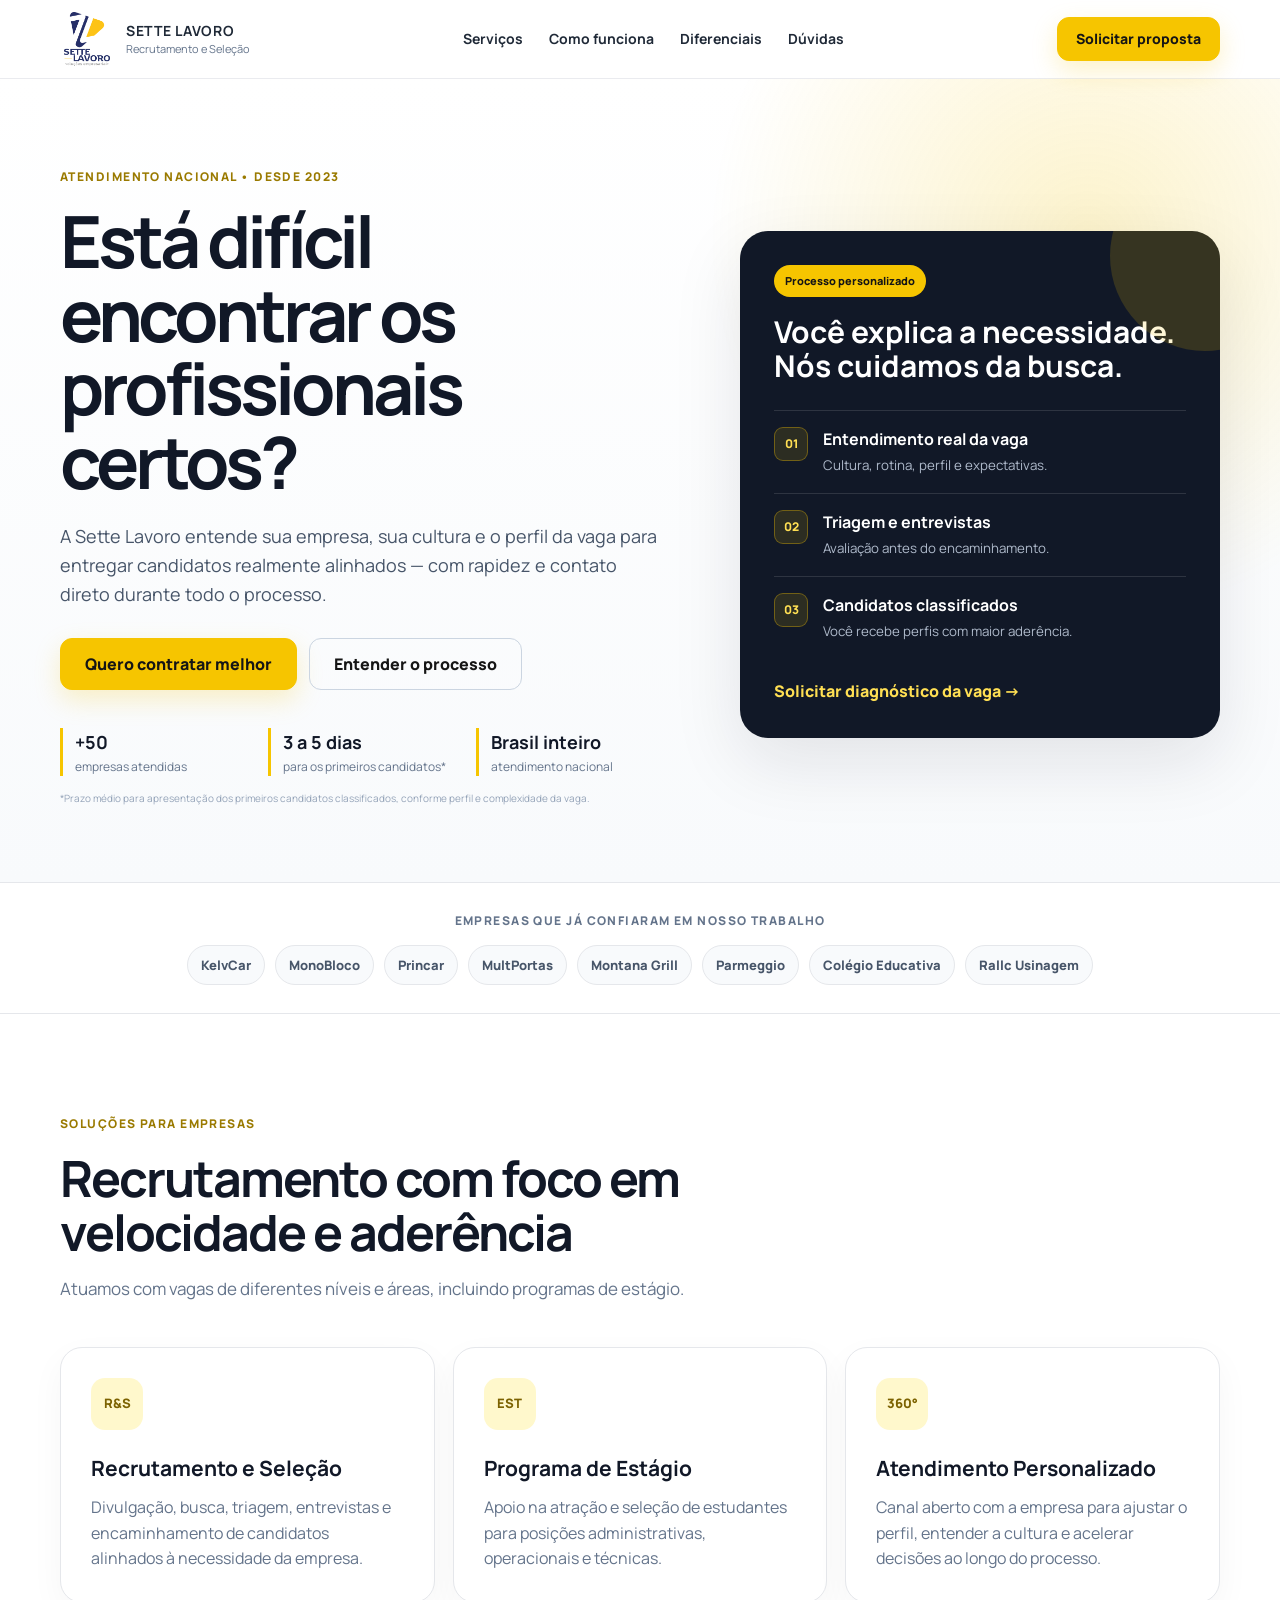
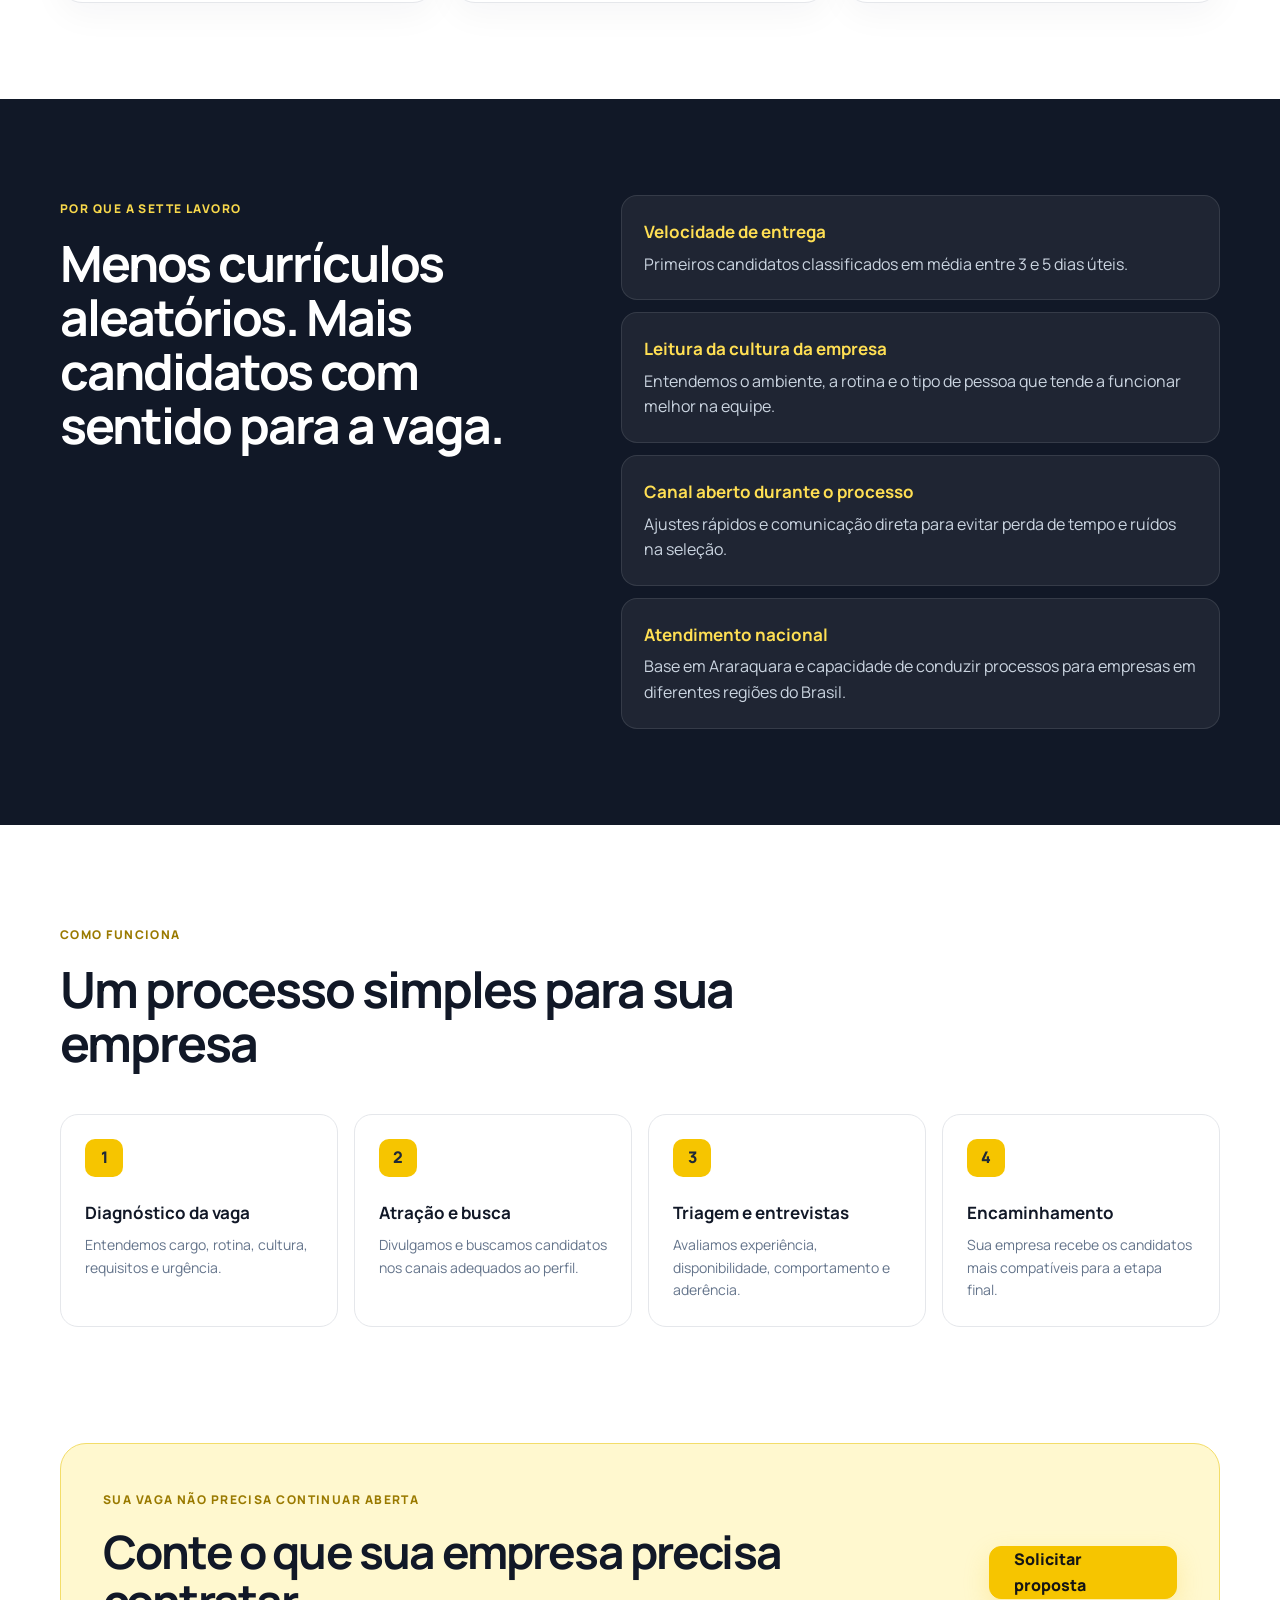
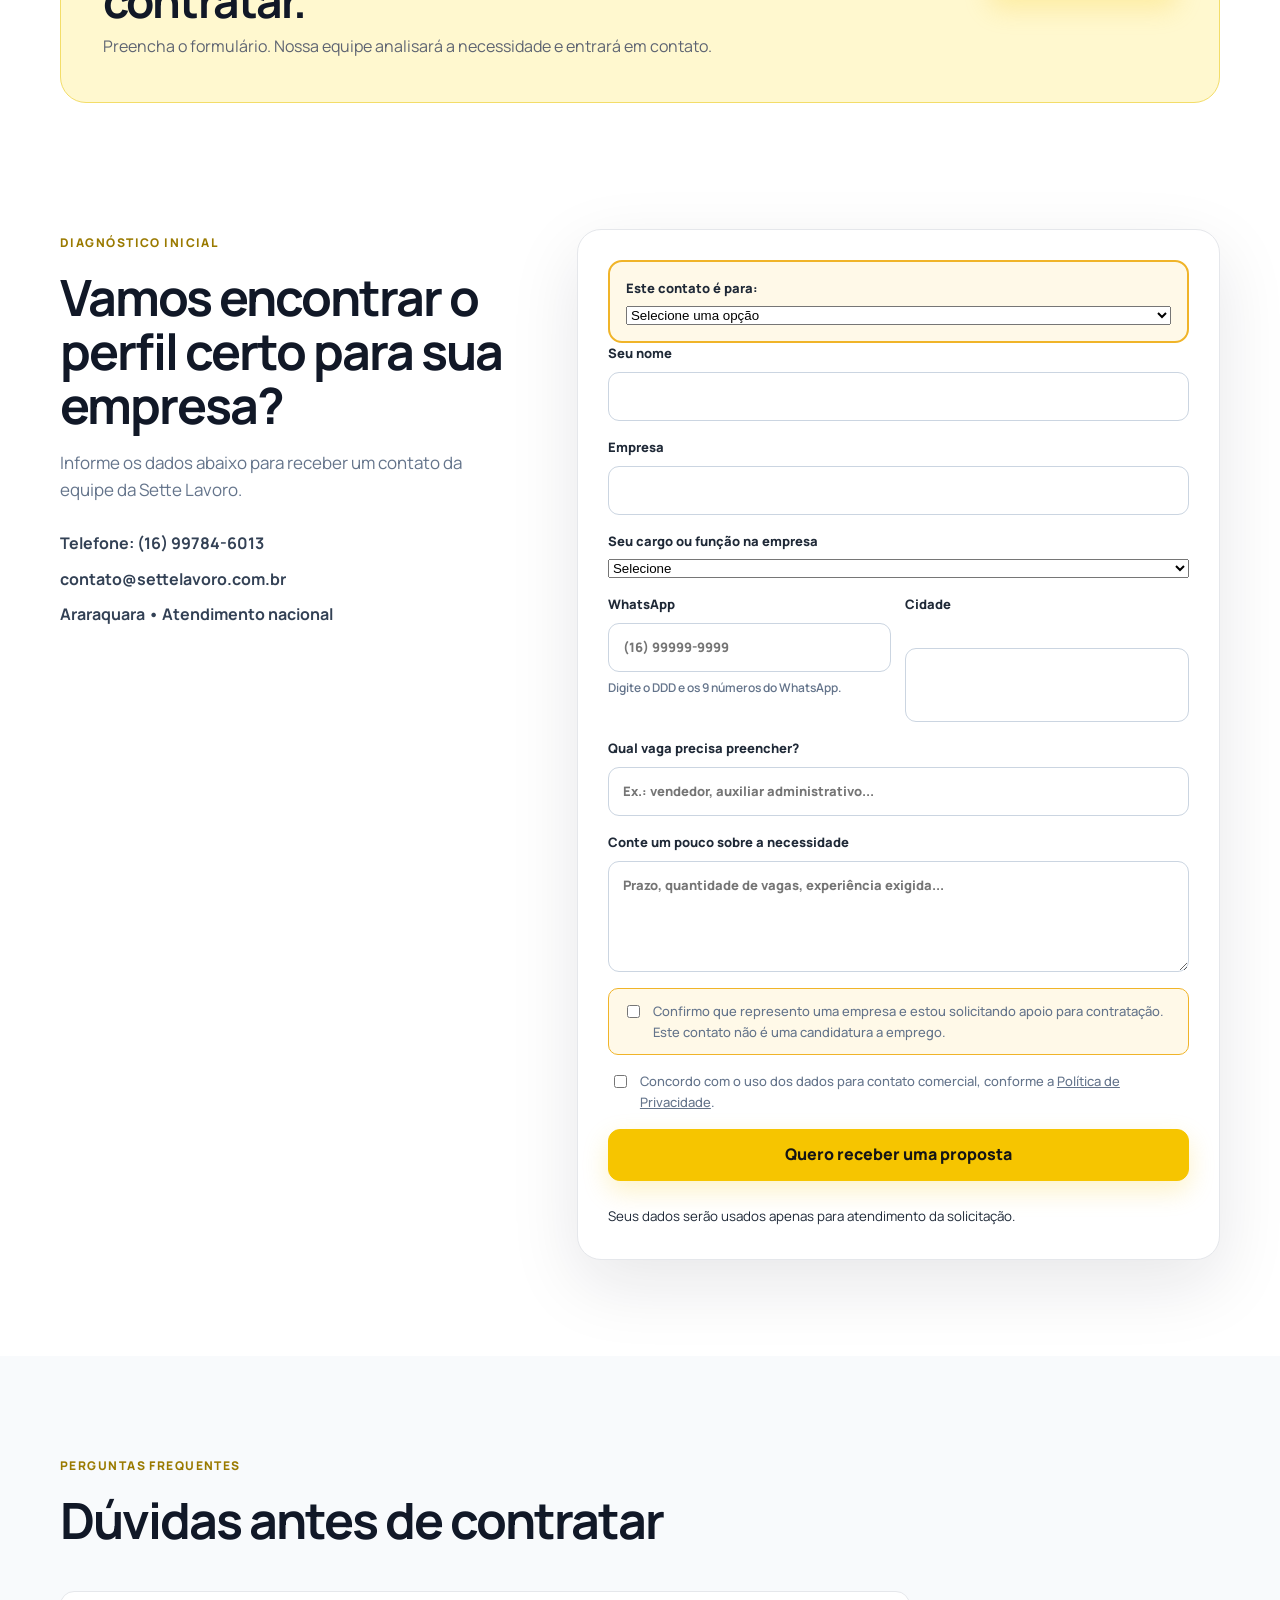
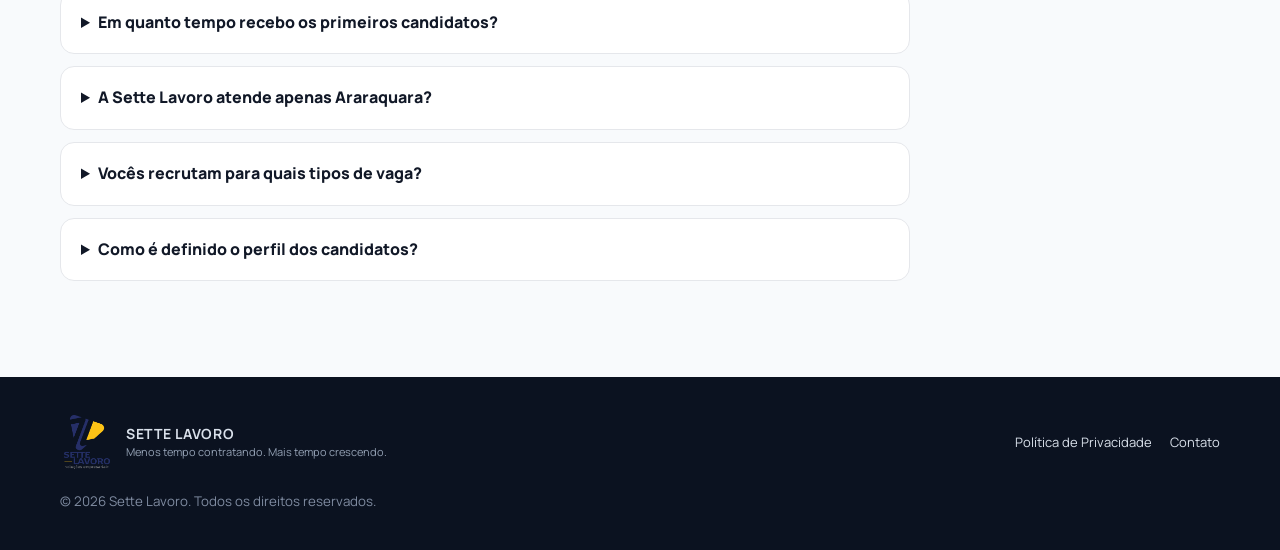
<file: index.html>
<!DOCTYPE html>
<html lang="pt-BR">
<head>
  <!-- Google Tag Manager -->
  <script>
    (function(w,d,s,l,i){
      w[l]=w[l]||[];
      w[l].push({'gtm.start': new Date().getTime(), event:'gtm.js'});
      var f=d.getElementsByTagName(s)[0],
          j=d.createElement(s),
          dl=l!='dataLayer'?'&l='+l:'';
      j.async=true;
      j.src='https://www.googletagmanager.com/gtm.js?id='+i+dl;
      f.parentNode.insertBefore(j,f);
    })(window,document,'script','dataLayer','GTM-NXM9KZRV');
  </script>
  <!-- End Google Tag Manager -->
  <meta charset="UTF-8">
  <meta name="viewport" content="width=device-width, initial-scale=1.0">
  <title>Sette Lavoro | Recrutamento e Seleção para Empresas</title>
  <meta name="description" content="Recrutamento e seleção com agilidade, atendimento próximo e candidatos alinhados à cultura da sua empresa. Atendimento nacional.">
  <meta name="robots" content="index,follow">
  <meta property="og:title" content="Sette Lavoro | Recrutamento e Seleção">
  <meta property="og:description" content="Menos tempo contratando. Mais tempo crescendo.">
  <meta property="og:type" content="website">
  <meta name="theme-color" content="#111827">
  <link rel="preconnect" href="https://fonts.googleapis.com">
  <link rel="preconnect" href="https://fonts.gstatic.com" crossorigin>
  <link href="https://fonts.googleapis.com/css2?family=Manrope:wght@400;500;600;700;800&display=swap" rel="stylesheet">
  <link rel="icon" href="assets/logo-sette-lavoro.png">
  <link rel="stylesheet" href="styles.css">
</head>
<body>
  <!-- Google Tag Manager (noscript) -->
  <noscript>
    <iframe src="https://www.googletagmanager.com/ns.html?id=GTM-NXM9KZRV"
            height="0" width="0"
            style="display:none;visibility:hidden"></iframe>
  </noscript>
  <!-- End Google Tag Manager (noscript) -->
  <a class="skip-link" href="#conteudo">Ir para o conteúdo</a>

  <header class="header">
    <div class="container nav-wrap">
      <a class="brand" href="#inicio" aria-label="Sette Lavoro">
        <img src="assets/logo-sette-lavoro.png" alt="Logo Sette Lavoro">
        <span>
          <strong>SETTE LAVORO</strong>
          <small>Recrutamento e Seleção</small>
        </span>
      </a>

      <nav class="nav" aria-label="Navegação principal">
        <a href="#servicos">Serviços</a>
        <a href="#como-funciona">Como funciona</a>
        <a href="#diferenciais">Diferenciais</a>
        <a href="#faq">Dúvidas</a>
      </nav>

      <a class="btn btn-small" href="#formulario">Solicitar proposta</a>
    </div>
  </header>

  <main id="conteudo">
    <section class="hero" id="inicio">
      <div class="container hero-grid">
        <div class="hero-copy reveal">
          <span class="eyebrow">Atendimento nacional • Desde 2023</span>
          <h1>Está difícil encontrar os profissionais certos?</h1>
          <p>
            A Sette Lavoro entende sua empresa, sua cultura e o perfil da vaga para
            entregar candidatos realmente alinhados — com rapidez e contato direto
            durante todo o processo.
          </p>

          <div class="hero-actions">
            <a class="btn" href="#formulario">Quero contratar melhor</a>
            <a class="btn btn-ghost" href="#como-funciona">Entender o processo</a>
          </div>

          <div class="hero-proof">
            <div><strong>+50</strong><span>empresas atendidas</span></div>
            <div><strong>3 a 5 dias</strong><span>para os primeiros candidatos*</span></div>
            <div><strong>Brasil inteiro</strong><span>atendimento nacional</span></div>
          </div>
          <small class="disclaimer">*Prazo médio para apresentação dos primeiros candidatos classificados, conforme perfil e complexidade da vaga.</small>
        </div>

        <div class="hero-panel reveal">
          <div class="panel-tag">Processo personalizado</div>
          <h2>Você explica a necessidade. Nós cuidamos da busca.</h2>

          <div class="process-card">
            <span>01</span>
            <div><strong>Entendimento real da vaga</strong><small>Cultura, rotina, perfil e expectativas.</small></div>
          </div>
          <div class="process-card">
            <span>02</span>
            <div><strong>Triagem e entrevistas</strong><small>Avaliação antes do encaminhamento.</small></div>
          </div>
          <div class="process-card">
            <span>03</span>
            <div><strong>Candidatos classificados</strong><small>Você recebe perfis com maior aderência.</small></div>
          </div>

          <a href="#formulario" class="panel-link">Solicitar diagnóstico da vaga →</a>
        </div>
      </div>
    </section>

    <section class="trust">
      <div class="container">
        <p>Empresas que já confiaram em nosso trabalho</p>
        <div class="client-strip" aria-label="Clientes atendidos">
          <span>KelvCar</span>
          <span>MonoBloco</span>
          <span>Princar</span>
          <span>MultPortas</span>
          <span>Montana Grill</span>
          <span>Parmeggio</span>
          <span>Colégio Educativa</span>
          <span>Rallc Usinagem</span>
        </div>
      </div>
    </section>

    <section class="section" id="servicos">
      <div class="container">
        <div class="section-heading reveal">
          <span class="eyebrow">Soluções para empresas</span>
          <h2>Recrutamento com foco em velocidade e aderência</h2>
          <p>Atuamos com vagas de diferentes níveis e áreas, incluindo programas de estágio.</p>
        </div>

        <div class="cards">
          <article class="card reveal">
            <div class="icon">R&S</div>
            <h3>Recrutamento e Seleção</h3>
            <p>Divulgação, busca, triagem, entrevistas e encaminhamento de candidatos alinhados à necessidade da empresa.</p>
          </article>

          <article class="card reveal">
            <div class="icon">EST</div>
            <h3>Programa de Estágio</h3>
            <p>Apoio na atração e seleção de estudantes para posições administrativas, operacionais e técnicas.</p>
          </article>

          <article class="card reveal">
            <div class="icon">360°</div>
            <h3>Atendimento Personalizado</h3>
            <p>Canal aberto com a empresa para ajustar o perfil, entender a cultura e acelerar decisões ao longo do processo.</p>
          </article>
        </div>
      </div>
    </section>

    <section class="section section-dark" id="diferenciais">
      <div class="container split">
        <div class="reveal">
          <span class="eyebrow eyebrow-light">Por que a Sette Lavoro</span>
          <h2>Menos currículos aleatórios. Mais candidatos com sentido para a vaga.</h2>
        </div>

        <div class="benefits">
          <div class="benefit reveal">
            <strong>Velocidade de entrega</strong>
            <p>Primeiros candidatos classificados em média entre 3 e 5 dias úteis.</p>
          </div>
          <div class="benefit reveal">
            <strong>Leitura da cultura da empresa</strong>
            <p>Entendemos o ambiente, a rotina e o tipo de pessoa que tende a funcionar melhor na equipe.</p>
          </div>
          <div class="benefit reveal">
            <strong>Canal aberto durante o processo</strong>
            <p>Ajustes rápidos e comunicação direta para evitar perda de tempo e ruídos na seleção.</p>
          </div>
          <div class="benefit reveal">
            <strong>Atendimento nacional</strong>
            <p>Base em Araraquara e capacidade de conduzir processos para empresas em diferentes regiões do Brasil.</p>
          </div>
        </div>
      </div>
    </section>

    <section class="section" id="como-funciona">
      <div class="container">
        <div class="section-heading reveal">
          <span class="eyebrow">Como funciona</span>
          <h2>Um processo simples para sua empresa</h2>
        </div>

        <ol class="timeline">
          <li class="reveal"><span>1</span><div><strong>Diagnóstico da vaga</strong><p>Entendemos cargo, rotina, cultura, requisitos e urgência.</p></div></li>
          <li class="reveal"><span>2</span><div><strong>Atração e busca</strong><p>Divulgamos e buscamos candidatos nos canais adequados ao perfil.</p></div></li>
          <li class="reveal"><span>3</span><div><strong>Triagem e entrevistas</strong><p>Avaliamos experiência, disponibilidade, comportamento e aderência.</p></div></li>
          <li class="reveal"><span>4</span><div><strong>Encaminhamento</strong><p>Sua empresa recebe os candidatos mais compatíveis para a etapa final.</p></div></li>
        </ol>
      </div>
    </section>

    <section class="cta-section">
      <div class="container cta-box reveal">
        <div>
          <span class="eyebrow">Sua vaga não precisa continuar aberta</span>
          <h2>Conte o que sua empresa precisa contratar.</h2>
          <p>Preencha o formulário. Nossa equipe analisará a necessidade e entrará em contato.</p>
        </div>
        <a class="btn" href="#formulario">Solicitar proposta</a>
      </div>
    </section>

    <section class="section" id="formulario">
      <div class="container form-grid">
        <div class="form-copy reveal">
          <span class="eyebrow">Diagnóstico inicial</span>
          <h2>Vamos encontrar o perfil certo para sua empresa?</h2>
          <p>Informe os dados abaixo para receber um contato da equipe da Sette Lavoro.</p>

          <div class="contact-list">
            <a href="tel:+5516997846013">Telefone: (16) 99784-6013</a>
            <a href="mailto:contato@settelavoro.com.br">contato@settelavoro.com.br</a>
            <span>Araraquara • Atendimento nacional</span>
          </div>
        </div>

        <form class="lead-form reveal"
              action="https://formsubmit.co/lucc4degaspari@gmail.com"
              method="POST">
          <input type="hidden" name="_subject" value="Novo lead empresarial — Landing Sette Lavoro">
          <input type="hidden" name="_cc" value="contato@settelavoro.com.br">
          <input type="hidden" name="_template" value="table">
          <input type="hidden" name="_next" value="https://lucc4degaspari.github.io/sette-lavoro/obrigado.html">
          <div class="hp-field" aria-hidden="true">
            <label>
              Não preencha este campo
              <input type="text" name="_honey" tabindex="-1" autocomplete="off">
            </label>
          </div>
          <div class="business-gate">
            <label>
              Este contato é para:
              <select id="tipo-contato" name="tipo_contato" required>
                <option value="">Selecione uma opção</option>
                <option value="empresa">Represento uma empresa e preciso contratar</option>
                <option value="candidato">Estou procurando emprego</option>
              </select>
            </label>

            <div id="aviso-candidato" class="candidate-warning" hidden aria-live="polite">
              <strong>Este formulário não recebe currículos.</strong>
              <span>Ele é exclusivo para empresas que desejam contratar. Para procurar vagas, acompanhe os canais oficiais da Sette Lavoro.</span>
            </div>
          </div>

          <div id="campos-empresa">
          <label>
            Seu nome
            <input type="text" name="nome" autocomplete="name" required>
          </label>

          <label>
            Empresa
            <input type="text" name="empresa" autocomplete="organization" required>
          </label>

          <label>
            Seu cargo ou função na empresa
            <select name="cargo_empresa" required>
              <option value="">Selecione</option>
              <option value="Proprietário(a) ou sócio(a)">Proprietário(a) ou sócio(a)</option>
              <option value="RH ou Departamento Pessoal">RH ou Departamento Pessoal</option>
              <option value="Gestor(a) ou líder">Gestor(a) ou líder</option>
              <option value="Administrativo">Administrativo</option>
              <option value="Outro">Outro</option>
            </select>
          </label>

          <div class="form-row">
            <label>
              WhatsApp
              <input
                type="tel"
                id="telefone"
                name="telefone"
                inputmode="numeric"
                autocomplete="tel"
                placeholder="(16) 99999-9999"
                maxlength="15"
                pattern="\([0-9]{2}\) 9[0-9]{4}-[0-9]{4}"
                aria-describedby="telefone-ajuda telefone-erro"
                required>
              <small id="telefone-ajuda" class="field-help">Digite o DDD e os 9 números do WhatsApp.</small>
              <span id="telefone-erro" class="field-error" aria-live="polite"></span>
              <input type="hidden" id="telefone-normalizado" name="telefone_normalizado">
            </label>
            <label>
              Cidade
              <input type="text" name="cidade" autocomplete="address-level2" required>
            </label>
          </div>

          <label>
            Qual vaga precisa preencher?
            <input type="text" name="vaga" placeholder="Ex.: vendedor, auxiliar administrativo..." required>
          </label>

          <label>
            Conte um pouco sobre a necessidade
            <textarea name="mensagem" rows="4" placeholder="Prazo, quantidade de vagas, experiência exigida..."></textarea>
          </label>

          <label class="consent company-confirmation">
            <input type="checkbox" id="confirmacao-empresa" name="confirmacao_empresa" value="sim" required>
            <span>Confirmo que represento uma empresa e estou solicitando apoio para contratação. Este contato não é uma candidatura a emprego.</span>
          </label>

          <label class="consent">
            <input type="checkbox" name="consentimento" value="sim" required>
            <span>Concordo com o uso dos dados para contato comercial, conforme a <a href="https://settelavoro.com.br/politica-de-privacidade" target="_blank" rel="noopener noreferrer">Política de Privacidade</a>.</span>
          </label>

          <button class="btn btn-full" id="submit-lead" type="submit">Quero receber uma proposta</button>
          <p id="form-status" class="form-status" role="status" aria-live="polite"></p>
          <small>Seus dados serão usados apenas para atendimento da solicitação.</small>
          </div><!-- /campos-empresa -->
        </form>
      </div>
    </section>

    <section class="section faq" id="faq">
      <div class="container">
        <div class="section-heading reveal">
          <span class="eyebrow">Perguntas frequentes</span>
          <h2>Dúvidas antes de contratar</h2>
        </div>

        <div class="faq-list">
          <details class="reveal">
            <summary>Em quanto tempo recebo os primeiros candidatos?</summary>
            <p>O prazo médio é de 3 a 5 dias úteis, podendo variar conforme a complexidade, localização e exigências da vaga.</p>
          </details>
          <details class="reveal">
            <summary>A Sette Lavoro atende apenas Araraquara?</summary>
            <p>Não. A empresa tem base em Araraquara, mas realiza atendimento e processos seletivos em nível nacional.</p>
          </details>
          <details class="reveal">
            <summary>Vocês recrutam para quais tipos de vaga?</summary>
            <p>Atuamos com recrutamento e seleção de diferentes áreas e níveis, além de programas de estágio.</p>
          </details>
          <details class="reveal">
            <summary>Como é definido o perfil dos candidatos?</summary>
            <p>Antes da busca, fazemos um diagnóstico da vaga e da empresa, considerando requisitos técnicos, rotina, cultura e expectativas.</p>
          </details>
        </div>
      </div>
    </section>
  </main>

  <footer class="footer">
    <div class="container footer-grid">
      <div class="brand footer-brand">
        <img src="assets/logo-sette-lavoro.png" alt="">
        <span><strong>SETTE LAVORO</strong><small>Menos tempo contratando. Mais tempo crescendo.</small></span>
      </div>

      <div class="footer-links">
        <a href="https://settelavoro.com.br/politica-de-privacidade" target="_blank" rel="noopener noreferrer">Política de Privacidade</a>
        <a href="mailto:contato@settelavoro.com.br">Contato</a>
      </div>

      <small>© <span id="ano"></span> Sette Lavoro. Todos os direitos reservados.</small>
    </div>
  </footer>

  <a class="floating-cta" href="#formulario">Solicitar proposta</a>

  <script src="script.js?v=20260806-4"></script>
</body>
</html>
</file>
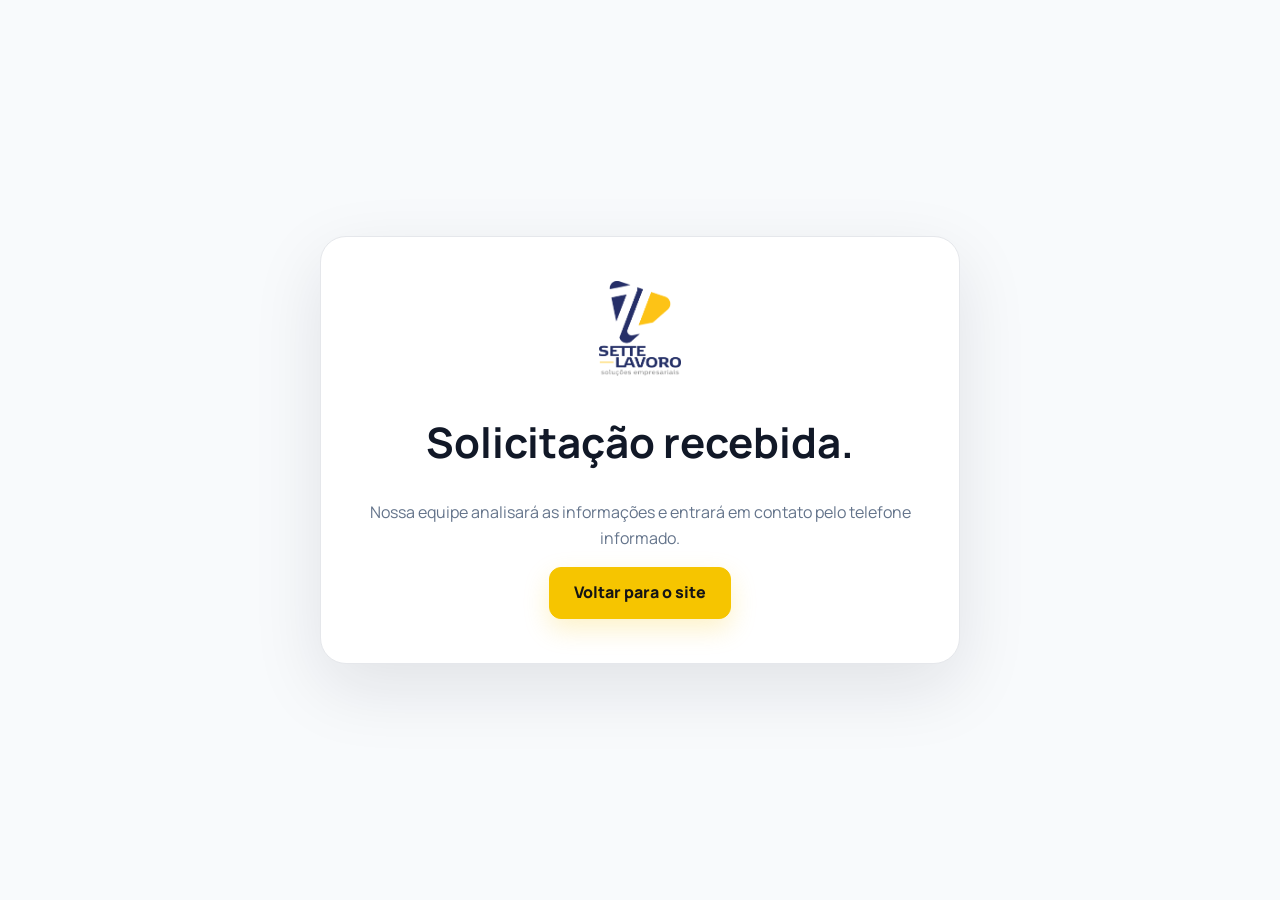
<file: obrigado.html>
<!DOCTYPE html>
<html lang="pt-BR">
<head>
  <!-- Google Tag Manager -->
  <script>
    (function(w,d,s,l,i){
      w[l]=w[l]||[];
      w[l].push({'gtm.start': new Date().getTime(), event:'gtm.js'});
      var f=d.getElementsByTagName(s)[0],
          j=d.createElement(s),
          dl=l!='dataLayer'?'&l='+l:'';
      j.async=true;
      j.src='https://www.googletagmanager.com/gtm.js?id='+i+dl;
      f.parentNode.insertBefore(j,f);
    })(window,document,'script','dataLayer','GTM-NXM9KZRV');
  </script>
  <!-- End Google Tag Manager -->
  <meta charset="UTF-8">
  <meta name="viewport" content="width=device-width, initial-scale=1.0">
  <title>Solicitação recebida | Sette Lavoro</title>
  <link rel="preconnect" href="https://fonts.googleapis.com">
  <link rel="preconnect" href="https://fonts.gstatic.com" crossorigin>
  <link href="https://fonts.googleapis.com/css2?family=Manrope:wght@400;700;800&display=swap" rel="stylesheet">
  <link rel="stylesheet" href="styles.css">
  <style>
    .thanks{min-height:100vh;display:grid;place-items:center;background:#f8fafc;padding:24px}.thanks-card{max-width:640px;background:#fff;border:1px solid #e5e7eb;border-radius:26px;padding:44px;text-align:center;box-shadow:0 24px 70px rgba(15,23,42,.10)}.thanks-card img{width:82px}.thanks-card h1{font-size:42px;line-height:1.1;color:#111827}.thanks-card p{color:#64748b}
  </style>
</head>
<body>
  <!-- Google Tag Manager (noscript) -->
  <noscript>
    <iframe src="https://www.googletagmanager.com/ns.html?id=GTM-NXM9KZRV"
            height="0" width="0"
            style="display:none;visibility:hidden"></iframe>
  </noscript>
  <!-- End Google Tag Manager (noscript) -->
  <main class="thanks">
    <section class="thanks-card">
      <img src="assets/logo-sette-lavoro.png" alt="Sette Lavoro">
      <h1>Solicitação recebida.</h1>
      <p>Nossa equipe analisará as informações e entrará em contato pelo telefone informado.</p>
      <a class="btn" href="index.html">Voltar para o site</a>
    </section>
  </main>
</body>
</html>
</file>
<file: styles.css>
:root {
  --yellow: #f6c500;
  --yellow-dark: #d9ad00;
  --navy: #111827;
  --navy-2: #1f2937;
  --text: #1f2937;
  --muted: #64748b;
  --line: #e5e7eb;
  --bg: #f8fafc;
  --white: #ffffff;
  --radius: 22px;
  --shadow: 0 24px 70px rgba(15, 23, 42, .10);
}

* { box-sizing: border-box; }
html { scroll-behavior: smooth; }
body {
  margin: 0;
  font-family: "Manrope", system-ui, sans-serif;
  color: var(--text);
  background: var(--white);
  line-height: 1.6;
}
img { max-width: 100%; }
a { color: inherit; text-decoration: none; }
button, input, textarea { font: inherit; }

.container {
  width: min(1160px, calc(100% - 40px));
  margin-inline: auto;
}

.skip-link {
  position: absolute;
  top: -50px;
  left: 16px;
  z-index: 999;
  background: var(--yellow);
  padding: 10px 14px;
  border-radius: 8px;
}
.skip-link:focus { top: 12px; }

.header {
  position: sticky;
  top: 0;
  z-index: 50;
  background: rgba(255,255,255,.9);
  backdrop-filter: blur(16px);
  border-bottom: 1px solid rgba(229,231,235,.8);
}
.nav-wrap {
  min-height: 78px;
  display: flex;
  align-items: center;
  justify-content: space-between;
  gap: 24px;
}
.brand { display: flex; align-items: center; gap: 12px; }
.brand img { width: 54px; height: 54px; object-fit: contain; border-radius: 12px; }
.brand span { display: flex; flex-direction: column; line-height: 1.1; }
.brand strong { letter-spacing: .05em; font-size: 14px; }
.brand small { color: var(--muted); margin-top: 5px; font-size: 11px; }
.nav { display: flex; gap: 26px; font-size: 14px; font-weight: 700; }
.nav a:hover { color: #b58f00; }

.btn {
  display: inline-flex;
  align-items: center;
  justify-content: center;
  min-height: 52px;
  padding: 0 24px;
  border-radius: 12px;
  background: var(--yellow);
  color: #151515;
  border: 1px solid var(--yellow);
  font-weight: 800;
  cursor: pointer;
  box-shadow: 0 10px 26px rgba(246,197,0,.22);
  transition: .2s ease;
}
.btn:hover { transform: translateY(-2px); background: #ffd51a; }
.btn-small { min-height: 44px; padding-inline: 18px; font-size: 14px; }
.btn-ghost { background: transparent; border-color: #cbd5e1; box-shadow: none; }
.btn-ghost:hover { background: #fff; border-color: var(--navy); }
.btn-full { width: 100%; }

.hero {
  background:
    radial-gradient(circle at 85% 20%, rgba(246,197,0,.20), transparent 30%),
    linear-gradient(180deg, #fff 0%, #f8fafc 100%);
  padding: 84px 0 76px;
}
.hero-grid {
  display: grid;
  grid-template-columns: 1.12fr .88fr;
  align-items: center;
  gap: 70px;
}
.eyebrow {
  display: inline-block;
  color: #9a7a00;
  font-size: 12px;
  font-weight: 800;
  letter-spacing: .12em;
  text-transform: uppercase;
  margin-bottom: 18px;
}
.eyebrow-light { color: #f8d84b; }
.hero h1 {
  max-width: 760px;
  font-size: clamp(42px, 6vw, 72px);
  line-height: 1.02;
  letter-spacing: -.055em;
  margin: 0 0 24px;
  color: var(--navy);
}
.hero-copy > p {
  max-width: 720px;
  color: #475569;
  font-size: 18px;
  margin: 0 0 30px;
}
.hero-actions { display: flex; flex-wrap: wrap; gap: 12px; margin-bottom: 38px; }
.hero-proof {
  display: grid;
  grid-template-columns: repeat(3, 1fr);
  gap: 14px;
}
.hero-proof div {
  border-left: 3px solid var(--yellow);
  padding-left: 12px;
}
.hero-proof strong { display: block; font-size: 18px; color: var(--navy); }
.hero-proof span { display: block; font-size: 12px; color: var(--muted); }
.disclaimer { display: block; margin-top: 14px; color: #94a3b8; font-size: 10px; }

.hero-panel {
  background: var(--navy);
  color: var(--white);
  padding: 34px;
  border-radius: 28px;
  box-shadow: var(--shadow);
  position: relative;
  overflow: hidden;
}
.hero-panel::after {
  content: "";
  position: absolute;
  width: 190px;
  height: 190px;
  border-radius: 50%;
  background: rgba(246,197,0,.16);
  right: -80px;
  top: -70px;
}
.panel-tag {
  display: inline-block;
  color: #151515;
  background: var(--yellow);
  border-radius: 999px;
  font-size: 11px;
  font-weight: 800;
  padding: 7px 11px;
  margin-bottom: 18px;
}
.hero-panel h2 { font-size: 30px; line-height: 1.15; margin: 0 0 26px; }
.process-card {
  display: flex;
  gap: 15px;
  padding: 16px 0;
  border-top: 1px solid rgba(255,255,255,.12);
}
.process-card > span {
  width: 34px; height: 34px; flex: 0 0 34px;
  display: grid; place-items: center;
  background: rgba(246,197,0,.12);
  border: 1px solid rgba(246,197,0,.34);
  color: #ffdf53;
  border-radius: 9px;
  font-weight: 800;
  font-size: 12px;
}
.process-card strong, .process-card small { display: block; }
.process-card small { color: #aeb9ca; margin-top: 3px; }
.panel-link { display: inline-block; margin-top: 20px; color: #ffdf53; font-weight: 800; }

.trust { padding: 28px 0; border-block: 1px solid var(--line); }
.trust p { margin: 0 0 14px; text-align: center; color: var(--muted); font-size: 12px; font-weight: 800; text-transform: uppercase; letter-spacing: .12em; }
.client-strip { display: flex; flex-wrap: wrap; justify-content: center; gap: 10px; }
.client-strip span {
  padding: 9px 13px;
  background: #f8fafc;
  border: 1px solid var(--line);
  border-radius: 999px;
  font-weight: 800;
  font-size: 13px;
  color: #475569;
}

.section { padding: 96px 0; }
.section-heading { max-width: 720px; margin-bottom: 44px; }
.section-heading h2, .split h2, .cta-box h2, .form-copy h2 {
  color: var(--navy);
  font-size: clamp(34px, 4vw, 50px);
  line-height: 1.08;
  letter-spacing: -.04em;
  margin: 0 0 16px;
}
.section-heading p { color: var(--muted); font-size: 17px; margin: 0; }

.cards { display: grid; grid-template-columns: repeat(3,1fr); gap: 18px; }
.card {
  padding: 30px;
  border: 1px solid var(--line);
  border-radius: var(--radius);
  background: var(--white);
  box-shadow: 0 12px 35px rgba(15,23,42,.04);
}
.card .icon {
  width: 52px; height: 52px;
  display: grid; place-items: center;
  border-radius: 14px;
  background: #fff8cc;
  color: #7c6200;
  font-weight: 900;
  font-size: 13px;
}
.card h3 { margin: 22px 0 10px; font-size: 21px; color: var(--navy); }
.card p { color: var(--muted); margin: 0; }

.section-dark { background: var(--navy); color: var(--white); }
.section-dark h2 { color: var(--white); }
.split { display: grid; grid-template-columns: .9fr 1.1fr; gap: 70px; }
.benefits { display: grid; gap: 12px; }
.benefit { padding: 22px; border-radius: 16px; background: rgba(255,255,255,.06); border: 1px solid rgba(255,255,255,.10); }
.benefit strong { color: #ffdf53; font-size: 17px; }
.benefit p { color: #cbd5e1; margin: 6px 0 0; }

.timeline { list-style: none; padding: 0; margin: 0; display: grid; grid-template-columns: repeat(4,1fr); gap: 16px; }
.timeline li { padding: 24px; border: 1px solid var(--line); border-radius: 18px; background: var(--white); }
.timeline li > span {
  width: 38px; height: 38px;
  display: grid; place-items: center;
  border-radius: 10px; background: var(--yellow);
  font-weight: 900; margin-bottom: 22px;
}
.timeline strong { color: var(--navy); font-size: 17px; }
.timeline p { color: var(--muted); margin: 8px 0 0; font-size: 14px; }

.cta-section { padding: 20px 0 30px; }
.cta-box {
  background: #fff8cf;
  border: 1px solid #f3dd69;
  border-radius: 26px;
  padding: 42px;
  display: flex;
  align-items: center;
  justify-content: space-between;
  gap: 30px;
}
.cta-box h2 { font-size: clamp(30px,4vw,46px); margin-bottom: 8px; }
.cta-box p { margin: 0; color: #5e6472; }

.form-grid { display: grid; grid-template-columns: .82fr 1.18fr; gap: 70px; align-items: start; }
.form-copy p { color: var(--muted); font-size: 17px; }
.contact-list { display: grid; gap: 10px; margin-top: 28px; color: #334155; font-weight: 700; }
.lead-form {
  padding: 30px;
  border: 1px solid var(--line);
  border-radius: 24px;
  box-shadow: var(--shadow);
  background: var(--white);
}
.lead-form label { display: grid; gap: 8px; font-weight: 800; font-size: 13px; margin-bottom: 16px; }
.lead-form input, .lead-form textarea {
  width: 100%;
  border: 1px solid #cbd5e1;
  border-radius: 11px;
  padding: 13px 14px;
  color: var(--text);
  background: #fff;
  outline: none;
}
.lead-form input:focus, .lead-form textarea:focus { border-color: #b99100; box-shadow: 0 0 0 4px rgba(246,197,0,.18); }
.form-row { display: grid; grid-template-columns: 1fr 1fr; gap: 14px; }
.consent { grid-template-columns: auto 1fr !important; align-items: start; font-weight: 500 !important; color: var(--muted); }
.consent input { width: 17px; margin-top: 4px; }
.consent a { text-decoration: underline; }
.lead-form > small { display: block; text-align: center; color: #94a3b8; margin-top: 10px; }

.faq { background: var(--bg); }
.faq-list { display: grid; gap: 12px; max-width: 850px; }
details { background: #fff; border: 1px solid var(--line); border-radius: 14px; padding: 18px 20px; }
summary { cursor: pointer; font-weight: 800; color: var(--navy); }
details p { color: var(--muted); margin-bottom: 0; }

.footer { background: #0b1220; color: #d9e0ea; padding: 38px 0; }
.footer-grid { display: grid; grid-template-columns: 1fr auto; gap: 22px; align-items: center; }
.footer-brand small { color: #93a0b3; }
.footer-links { display: flex; gap: 18px; font-size: 13px; }
.footer-grid > small { grid-column: 1 / -1; color: #7f8ba0; }

.floating-cta {
  display: none;
  position: fixed;
  z-index: 45;
  bottom: 14px;
  left: 14px;
  right: 14px;
  min-height: 50px;
  align-items: center;
  justify-content: center;
  background: var(--yellow);
  color: #121212;
  font-weight: 900;
  border-radius: 12px;
  box-shadow: 0 14px 35px rgba(0,0,0,.22);
}

.reveal { opacity: 0; transform: translateY(18px); transition: opacity .6s ease, transform .6s ease; }
.reveal.visible { opacity: 1; transform: none; }

@media (max-width: 900px) {
  .nav { display: none; }
  .header .btn-small { display: none; }
  .hero { padding-top: 58px; }
  .hero-grid, .split, .form-grid { grid-template-columns: 1fr; gap: 42px; }
  .cards { grid-template-columns: 1fr; }
  .timeline { grid-template-columns: repeat(2,1fr); }
  .cta-box { align-items: flex-start; flex-direction: column; }
  .floating-cta { display: flex; }
  body { padding-bottom: 74px; }
}

@media (max-width: 600px) {
  .container { width: min(100% - 26px, 1160px); }
  .brand img { width: 48px; height: 48px; }
  .hero h1 { font-size: 44px; }
  .hero-proof { grid-template-columns: 1fr; }
  .hero-panel { padding: 26px; }
  .section { padding: 72px 0; }
  .timeline { grid-template-columns: 1fr; }
  .form-row { grid-template-columns: 1fr; gap: 0; }
  .lead-form { padding: 22px; }
  .cta-box { padding: 28px; }
  .footer-grid { grid-template-columns: 1fr; }
}


.field-help {
  display: block;
  color: #64748b;
  font-size: 12px;
  font-weight: 600;
  margin-top: -2px;
}

.field-error {
  display: block;
  min-height: 17px;
  color: #b42318;
  font-size: 12px;
  font-weight: 700;
}

.lead-form input.input-invalid {
  border-color: #d92d20;
  box-shadow: 0 0 0 4px rgba(217, 45, 32, .12);
}

.lead-form input.input-valid {
  border-color: #16a34a;
}


.business-gate {
  padding: 16px;
  border: 2px solid #f0b429;
  border-radius: 14px;
  background: #fff9e8;
}

.business-gate label {
  margin: 0;
}

.candidate-warning {
  margin-top: 12px;
  padding: 14px;
  border: 1px solid #f04438;
  border-radius: 10px;
  background: #fff1f0;
  color: #7a271a;
}

.candidate-warning strong,
.candidate-warning span {
  display: block;
}

.candidate-warning span {
  margin-top: 4px;
  font-size: 13px;
}

.company-confirmation {
  border: 1px solid #f0b429;
  border-radius: 10px;
  padding: 12px;
  background: #fff9e8;
}

#campos-empresa[hidden] {
  display: none;
}


.hp-field {
  position: absolute !important;
  left: -10000px !important;
  width: 1px !important;
  height: 1px !important;
  overflow: hidden !important;
}

.form-status {
  min-height: 20px;
  margin: 2px 0 0;
  text-align: center;
  font-size: 13px;
  font-weight: 700;
}

.form-status-error {
  color: #b42318;
}

.form-status-success {
  color: #15803d;
}

.lead-form button:disabled {
  cursor: wait;
  opacity: .72;
}
</file>
